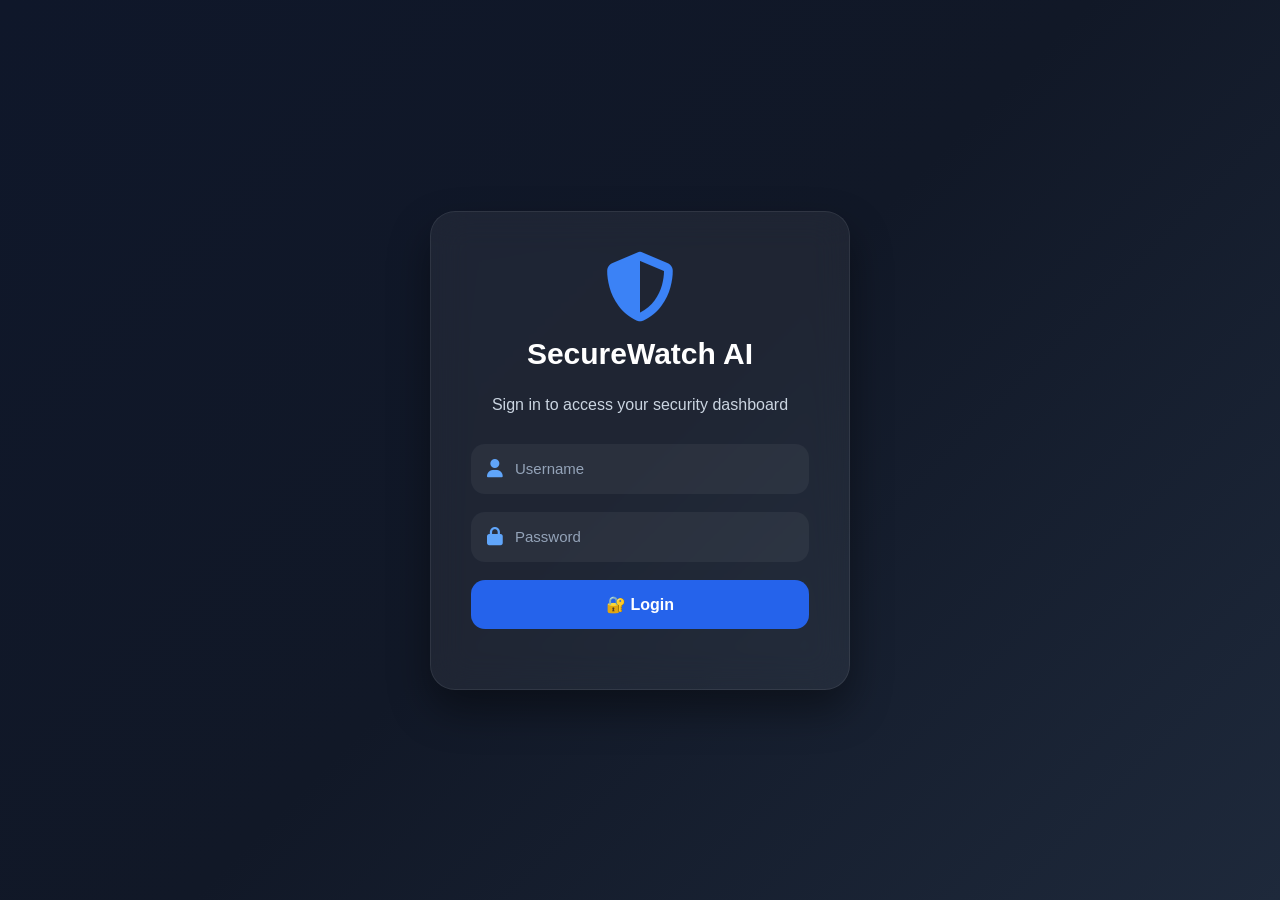
<file: dashboard/frontend/login.html>
<!DOCTYPE html>

<html lang="en">

<head>

    <meta charset="UTF-8">

    <meta name="viewport" content="width=device-width,initial-scale=1.0">

    <title>

        SecureWatch Login

    </title>

    <link rel="stylesheet" href="login.css">

    <link rel="stylesheet" href="https://cdnjs.cloudflare.com/ajax/libs/font-awesome/6.7.2/css/all.min.css">

</head>

<body>

    <div class="login-container">

        <div class="login-card">

            <div class="logo">

                <i class="fa-solid fa-shield-halved"></i>

                <h1>

                    SecureWatch AI

                </h1>

            </div>

            <p>

                Sign in to access your security dashboard

            </p>

            <form id="loginForm">

                <div class="input-box">

                    <i class="fa-solid fa-user"></i>

                    <input id="username" type="text" placeholder="Username" required>

                </div>

                <div class="input-box">

                    <i class="fa-solid fa-lock"></i>

                    <input id="password" type="password" placeholder="Password" required>

                </div>

                <button type="submit">

                    🔐 Login

                </button>

            </form>

            <div id="loginStatus">

            </div>

        </div>

    </div>

    <script src="login.js"></script>

</body>

</html>
</file>
<file: dashboard/frontend/login.css>
/* ==========================================
                login.css
========================================== */

* {

    margin: 0;
    padding: 0;
    box-sizing: border-box;

    font-family: "Poppins", sans-serif;

}

body {

    height: 100vh;

    display: flex;

    justify-content: center;

    align-items: center;

    background:

        linear-gradient(135deg,
            #0f172a,
            #111827,
            #1e293b);

    overflow: hidden;

}

.login-container {

    width: 100%;

    display: flex;

    justify-content: center;

    align-items: center;

    padding: 30px;

}

.login-card {

    width: 420px;

    background: rgba(255, 255, 255, .06);

    backdrop-filter: blur(18px);

    border: 1px solid rgba(255, 255, 255, .08);

    border-radius: 25px;

    padding: 40px;

    box-shadow:

        0 20px 40px rgba(0, 0, 0, .4);

    animation: fade .5s ease;

}

@keyframes fade {

    from {

        opacity: 0;

        transform: translateY(30px);

    }

    to {

        opacity: 1;

        transform: translateY(0);

    }

}

.logo {

    display: flex;

    flex-direction: column;

    align-items: center;

    margin-bottom: 25px;

}

.logo i {

    font-size: 70px;

    color: #3b82f6;

    margin-bottom: 15px;

}

.logo h1 {

    color: white;

    font-size: 30px;

}

.login-card p {

    color: #cbd5e1;

    text-align: center;

    margin-bottom: 30px;

}

.input-box {

    display: flex;

    align-items: center;

    gap: 12px;

    background: rgba(255, 255, 255, .05);

    border-radius: 14px;

    padding: 16px;

    margin-bottom: 18px;

}

.input-box i {

    color: #60a5fa;

    font-size: 18px;

}

.input-box input {

    width: 100%;

    border: none;

    background: none;

    outline: none;

    font-size: 15px;

    color: white;

}

.input-box input::placeholder {

    color: #94a3b8;

}

button {

    width: 100%;

    padding: 15px;

    border: none;

    border-radius: 14px;

    background: #2563eb;

    color: white;

    font-size: 16px;

    font-weight: 600;

    cursor: pointer;

    transition: .3s;

}

button:hover {

    background: #1d4ed8;

    transform: translateY(-2px);

}

#loginStatus {

    margin-top: 20px;

    text-align: center;

    color: white;

    font-size: 14px;

}

@media(max-width:500px) {

    .login-card {

        width: 100%;

        padding: 25px;

    }

    .logo h1 {

        font-size: 24px;

    }

}
</file>
